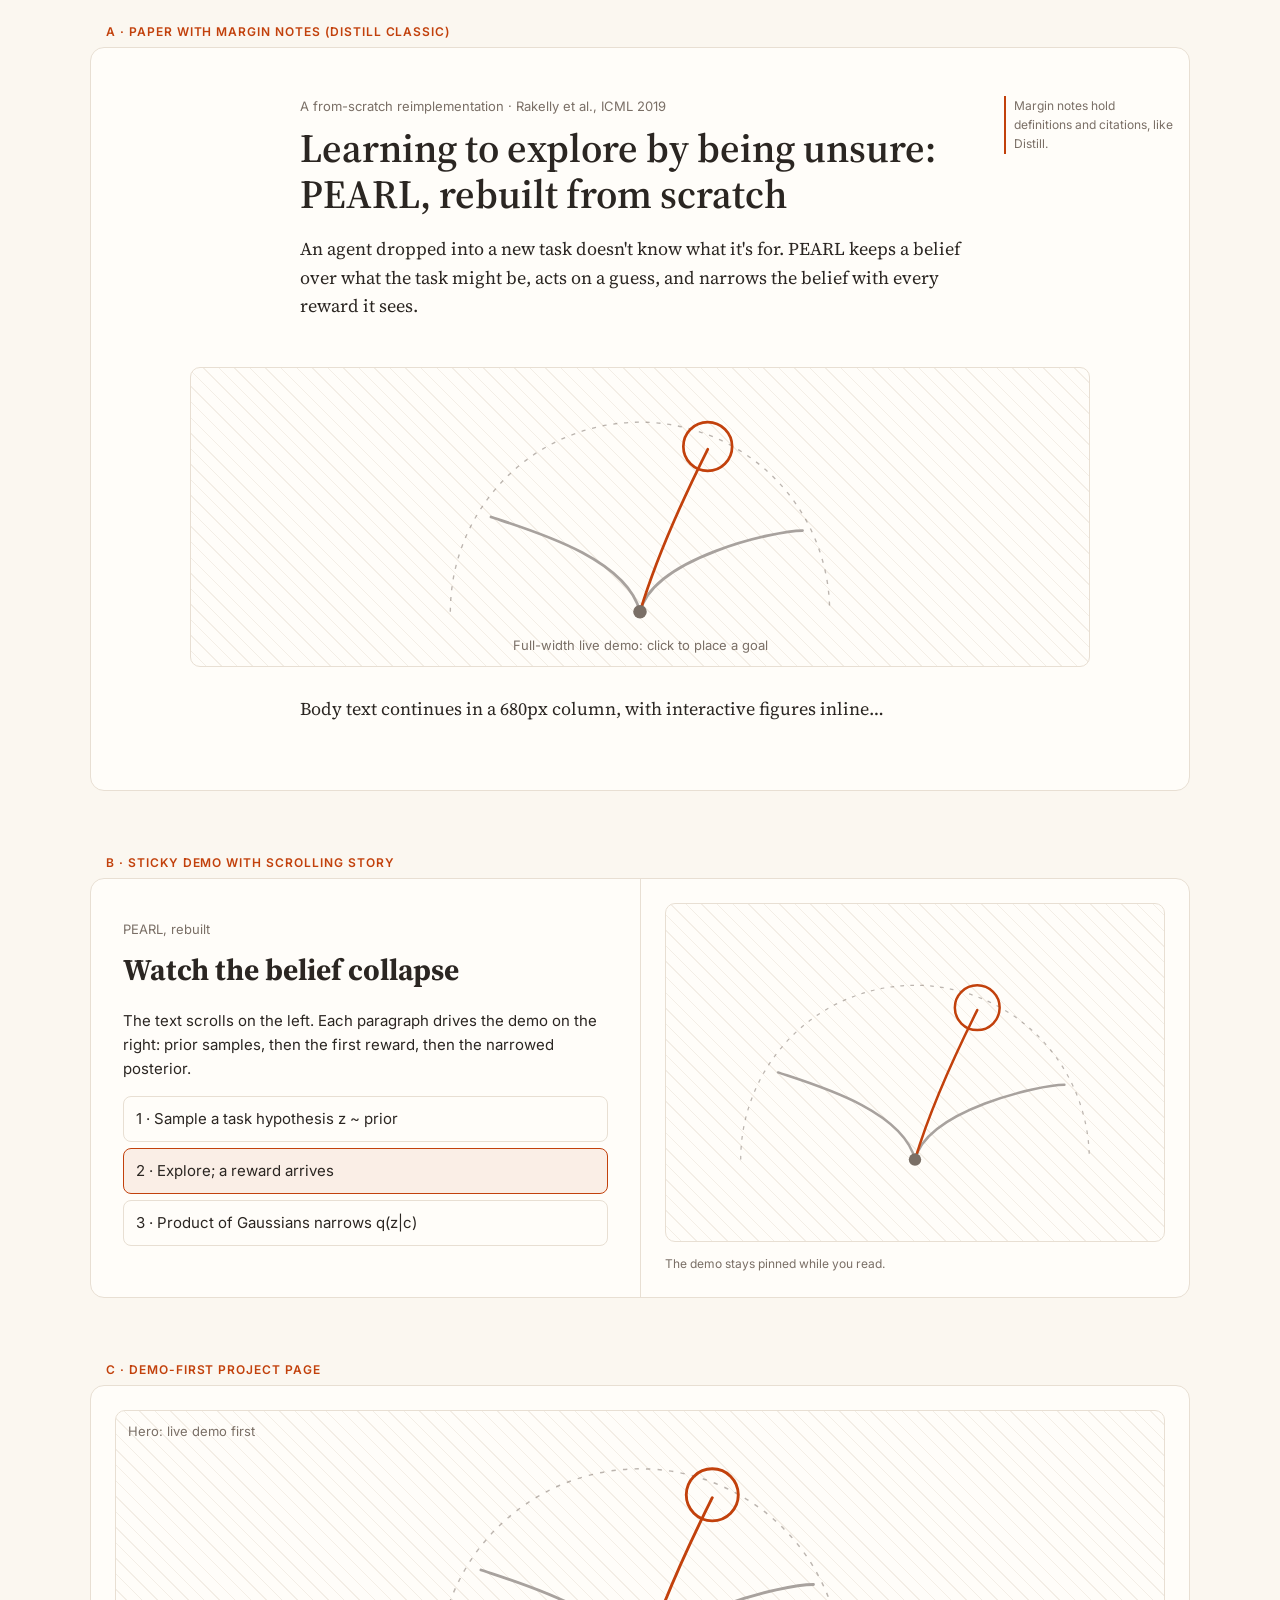
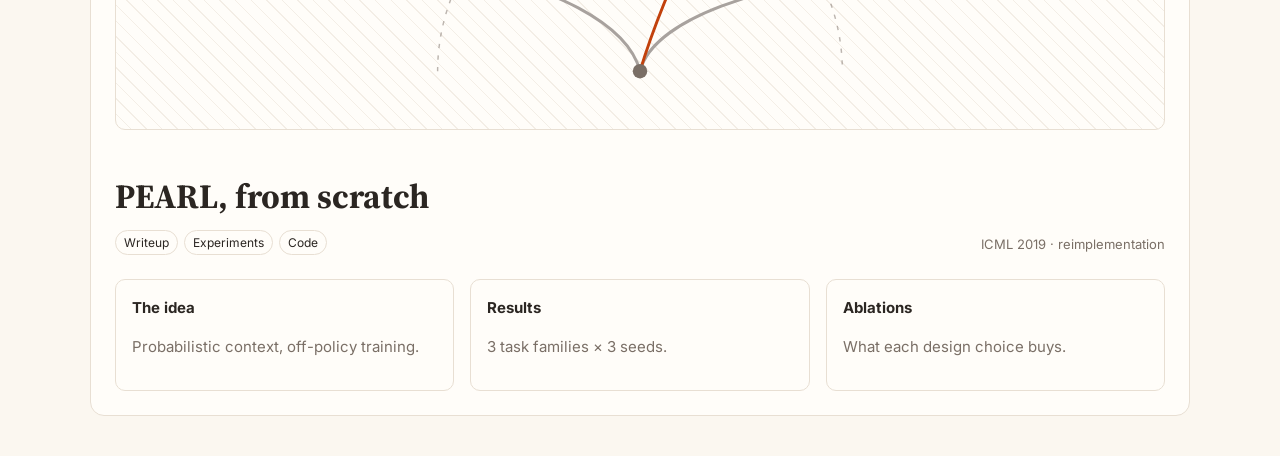
<file: site/mockups.html>
<!doctype html>
<html lang="en"><head><meta charset="utf-8"><meta name="viewport" content="width=device-width,initial-scale=1">
<title>PEARL Site Mockups</title>
<link rel="preconnect" href="https://fonts.googleapis.com">
<link href="https://fonts.googleapis.com/css2?family=Source+Serif+4:opsz,wght@8..60,400;8..60,600&family=Inter:wght@400;500;600&display=swap" rel="stylesheet">
<style>
:root{--bg:#fbf7f0;--card:#fffdf9;--ink:#2b2622;--muted:#7a6f66;--line:#e8dfd3;--accent:#c2410c;--accent2:#0f766e}
@media (prefers-color-scheme:dark){:root{--bg:#1c1a17;--card:#25221e;--ink:#efe8de;--muted:#a59a8e;--line:#3a352f;--accent:#f97316;--accent2:#2dd4bf}}
*{box-sizing:border-box}body{margin:0;background:var(--bg);color:var(--ink);font:15px/1.6 Inter,system-ui,sans-serif}
.label{font:600 12px Inter;letter-spacing:.08em;text-transform:uppercase;color:var(--accent);padding:24px 16px 8px;max-width:1100px;margin:0 auto}
.frame{max-width:1100px;margin:0 auto 40px;border:1px solid var(--line);border-radius:14px;background:var(--card);overflow:hidden}
.serif{font-family:"Source Serif 4",Georgia,serif}
.demo{background:repeating-linear-gradient(45deg,transparent 0 10px,color-mix(in srgb,var(--line) 50%,transparent) 10px 11px);border:1px solid var(--line);border-radius:10px;display:grid;place-items:center;color:var(--muted);font-size:13px;position:relative}
.demo svg{width:100%;height:100%}
.muted{color:var(--muted)} h1,h2{margin:.2em 0}
/* A */
.a{padding:48px 16px}.a .col{max-width:680px;margin:0 auto}.a h1{font-size:40px;line-height:1.15;font-weight:600}
.a .demo{height:300px;margin:28px auto;max-width:900px}.a p{font-size:18px}
.a .wrap{display:grid;grid-template-columns:1fr 680px 1fr;gap:24px}.a .note{font-size:12px;color:var(--muted);border-left:2px solid var(--accent);padding-left:8px;align-self:start}
/* B */
.b{display:grid;grid-template-columns:1fr 1fr;min-height:420px}.b .text{padding:40px 32px}.b .side{border-left:1px solid var(--line);padding:24px;display:flex;flex-direction:column;gap:12px}
.b .demo{flex:1}.b .steps div{padding:10px 12px;border-radius:8px;margin:6px 0;border:1px solid var(--line)}.b .steps .on{border-color:var(--accent);background:color-mix(in srgb,var(--accent) 8%,transparent)}
/* C */
.c .hero{padding:24px}.c .hero .demo{height:320px}.c .title{display:flex;justify-content:space-between;align-items:end;padding:8px 24px 24px}
.c .cards{display:grid;grid-template-columns:repeat(3,1fr);gap:16px;padding:0 24px 24px}.c .cards div{border:1px solid var(--line);border-radius:10px;padding:16px}
.chip{display:inline-block;font-size:12px;padding:2px 8px;border-radius:99px;border:1px solid var(--line);margin-right:6px}
@media (max-width:760px){.a .wrap{grid-template-columns:1fr}.a .note{display:none}.b{grid-template-columns:1fr}.c .cards{grid-template-columns:1fr}.a h1{font-size:30px}}
</style></head><body>
<svg width="0" height="0" style="position:absolute"><defs>
<symbol id="pt" viewBox="0 0 400 220"><path d="M60 180 A140 140 0 0 1 340 180" fill="none" stroke="currentColor" stroke-dasharray="3 5" opacity=".5"/>
<circle cx="250" cy="58" r="18" fill="none" stroke="#c2410c" stroke-width="2"/><g fill="none" stroke-width="2" stroke-linecap="round">
<path d="M200 180 C190 140 120 120 90 110" stroke="#a8a29e"/><path d="M200 180 C210 140 300 120 320 120" stroke="#a8a29e"/><path d="M200 180 C215 130 240 80 250 60" stroke="#c2410c"/></g>
<circle cx="200" cy="180" r="5" fill="currentColor"/></symbol></defs></svg>

<div class="label">A · Paper with margin notes (Distill classic)</div>
<div class="frame a"><div class="wrap"><div></div><div class="col">
<div class="muted" style="font-size:13px">A from-scratch reimplementation · Rakelly et al., ICML 2019</div>
<h1 class="serif">Learning to explore by being unsure: PEARL, rebuilt from scratch</h1>
<p class="serif">An agent dropped into a new task doesn't know what it's for. PEARL keeps a belief over what the task might be, acts on a guess, and narrows the belief with every reward it sees.</p></div>
<div class="note">Margin notes hold definitions and citations, like Distill.</div></div>
<div class="demo"><svg style="color:var(--muted)"><use href="#pt"/></svg><span style="position:absolute;bottom:10px">Full-width live demo: click to place a goal</span></div>
<div class="col"><p class="serif">Body text continues in a 680px column, with interactive figures inline…</p></div></div>

<div class="label">B · Sticky demo with scrolling story</div>
<div class="frame b"><div class="text"><div class="muted" style="font-size:13px">PEARL, rebuilt</div><h2 class="serif" style="font-size:30px">Watch the belief collapse</h2>
<p>The text scrolls on the left. Each paragraph drives the demo on the right: prior samples, then the first reward, then the narrowed posterior.</p>
<div class="steps"><div>1 · Sample a task hypothesis z ~ prior</div><div class="on">2 · Explore; a reward arrives</div><div>3 · Product of Gaussians narrows q(z|c)</div></div></div>
<div class="side"><div class="demo"><svg style="color:var(--muted)"><use href="#pt"/></svg></div><div class="muted" style="font-size:12px">The demo stays pinned while you read.</div></div></div>

<div class="label">C · Demo-first project page</div>
<div class="frame c"><div class="hero"><div class="demo"><svg style="color:var(--muted)"><use href="#pt"/></svg><span style="position:absolute;top:10px;left:12px">Hero: live demo first</span></div></div>
<div class="title"><div><h1 class="serif" style="font-size:34px">PEARL, from scratch</h1><span class="chip">Writeup</span><span class="chip">Experiments</span><span class="chip">Code</span></div><div class="muted" style="font-size:13px">ICML 2019 · reimplementation</div></div>
<div class="cards"><div><b>The idea</b><p class="muted">Probabilistic context, off-policy training.</p></div><div><b>Results</b><p class="muted">3 task families × 3 seeds.</p></div><div><b>Ablations</b><p class="muted">What each design choice buys.</p></div></div></div>
</body></html>
</file>
